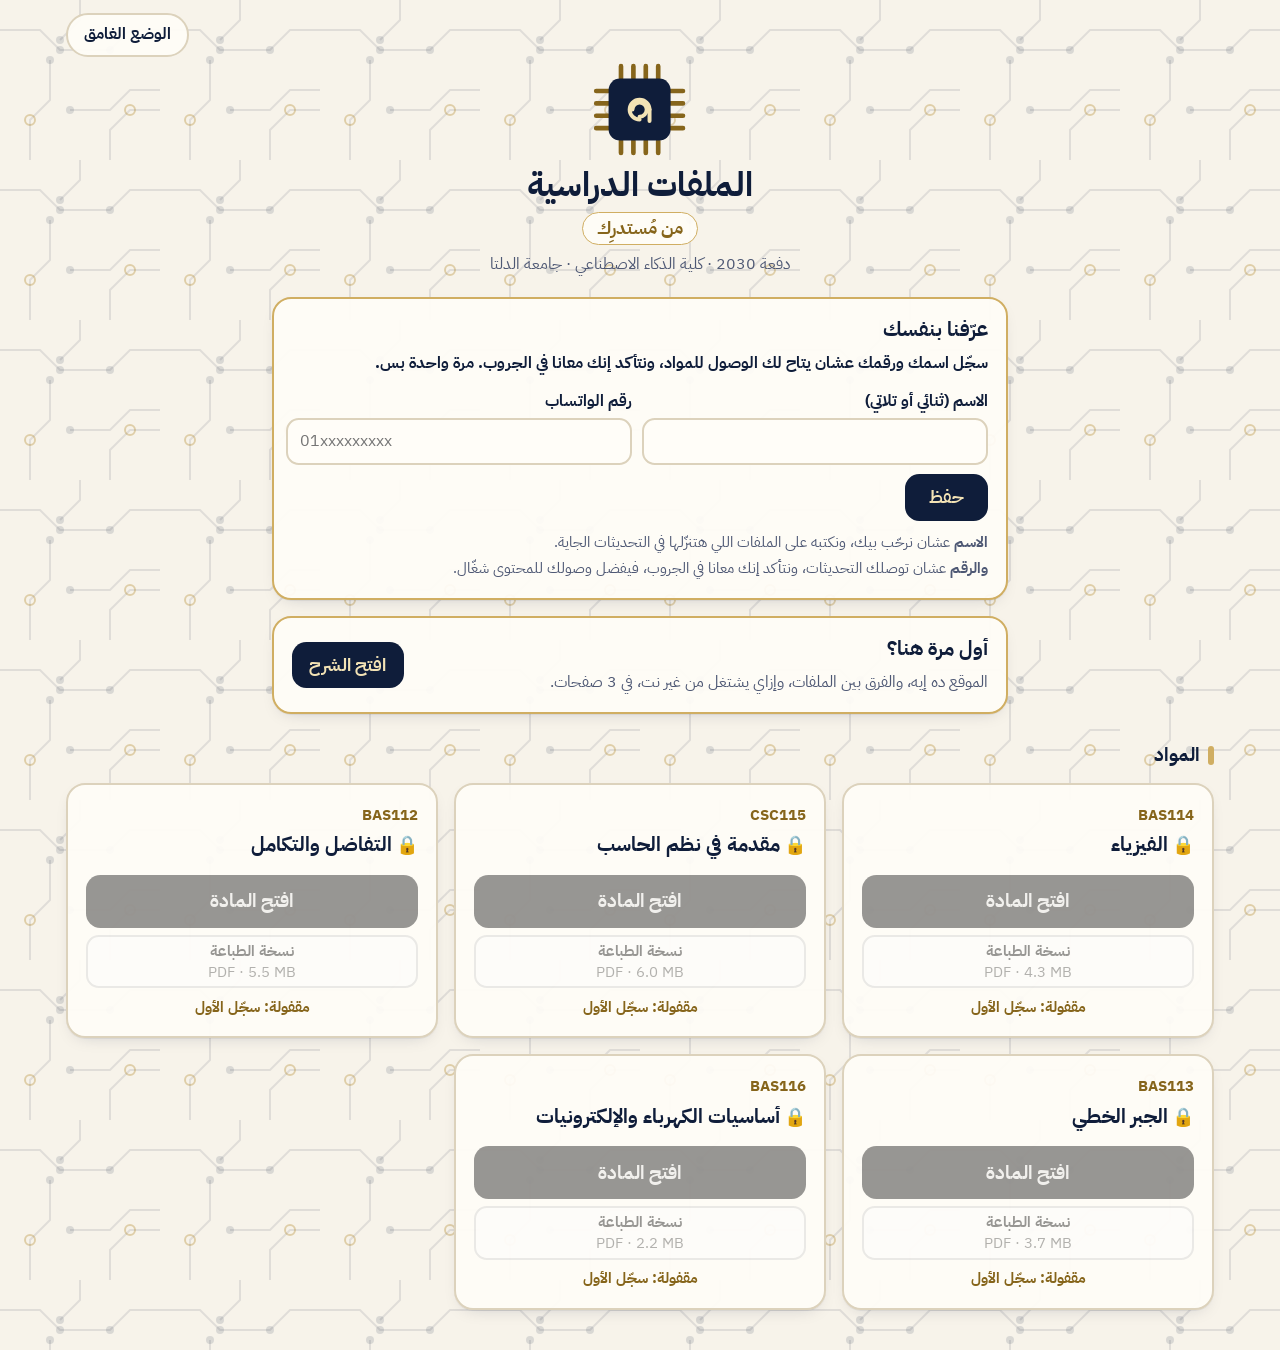
<file: index.html>
<!doctype html>
<html lang="ar" dir="rtl">
<head>
<meta charset="utf-8">
<meta name="viewport" content="width=device-width, initial-scale=1, viewport-fit=cover">
<title>الملفات الدراسية · مُستدرِك</title>
<meta name="description" content="الملفات الدراسية لدفعة 2030، كلية الذكاء الاصطناعي، جامعة الدلتا. من مُستدرِك.">
<meta name="hub-version" content="4">
<link rel="manifest" href="manifest.webmanifest">
<link rel="icon" type="image/png" sizes="192x192" href="icons/icon-192.png">
<link rel="apple-touch-icon" sizes="180x180" href="icons/icon-180.png">
<meta name="apple-mobile-web-app-capable" content="yes">
<meta name="mobile-web-app-capable" content="yes">
<meta name="apple-mobile-web-app-title" content="الملفات الدراسية">
<meta name="apple-mobile-web-app-status-bar-style" content="default">
<meta name="theme-color" content="#F7F3EA" media="(prefers-color-scheme: light)">
<meta name="theme-color" content="#0B1530" media="(prefers-color-scheme: dark)">
<script>try{var t=localStorage.getItem("hub-theme");if(t==="light"||t==="dark")document.documentElement.setAttribute("data-theme",t)}catch(e){}
// البروفايل الإجباري: من غير اسم ورقم، كارت الاسم بس هو اللي ظاهر (والمواد والطباعة مستخبيين)
try{if(!localStorage.getItem("mst-name"))document.documentElement.classList.add("gate")}catch(e){}</script>
<link rel="stylesheet" href="site.css">
</head>
<body>
<div class="wrap">
<div class="top"><button type="button" class="theme" id="theme">الوضع الغامق</button></div>

<header class="hero">
  <svg class="chip" viewBox="0 0 96 96" role="img" aria-label="شعار الملفات الدراسية: ميم مُستدرِك جوّه شريحة"><g class="pins" stroke-width="4.5" stroke-linecap="round"><path d="M30 6v12M42 6v12M54 6v12M66 6v12M30 78v12M42 78v12M54 78v12M66 78v12M6 30h12M6 42h12M6 54h12M6 66h12M78 30h12M78 42h12M78 54h12M78 66h12"/></g><rect class="die" x="18" y="18" width="60" height="60" rx="11"/><g class="meem" transform="translate(26 26) scale(1.375)" fill="none" stroke-width="2.8" stroke-linecap="round" stroke-linejoin="round"><path d="M23 16a7 7 0 1 0-7 7"/><path d="M16 21a5 5 0 1 0-5-5"/><path d="M23 16v8"/></g></svg>
  <h1>الملفات الدراسية</h1>
  <span class="by">من مُستدرِك</span>
  <p class="sub">دفعة 2030 · كلية الذكاء الاصطناعي · جامعة الدلتا</p>
  <p class="hello" id="hello" hidden>أهلاً يا <b id="hello-name"></b> <button type="button" class="linkbtn" id="edit-who">تعديل</button></p>
</header>

<p class="offline" id="offline">✓ الموقع اتحفظ على جهازك، وبيفتح من غير نت. وكل مادة بتتحفظ أول ما تفتحها.</p>

<main>
<section class="card who" id="who" aria-labelledby="who-h" hidden>
  <h2 id="who-h">عرّفنا بنفسك</h2>
  <p class="gate-msg">سجّل اسمك ورقمك عشان يتاح لك الوصول للمواد، ونتأكد إنك معانا في الجروب. مرة واحدة بس.</p>
  <form id="who-form" novalidate>
    <label>الاسم (ثنائي أو تلاتي)<input id="who-name" type="text" autocomplete="name" required></label>
    <label>رقم الواتساب<input id="who-phone" type="tel" inputmode="numeric" autocomplete="tel" dir="ltr" placeholder="01xxxxxxxxx" required></label>
    <p class="err" id="who-err" hidden></p>
    <div class="row"><button type="submit" class="btn">حفظ</button><button type="button" class="btn quiet" id="who-later">إلغاء</button></div>
  </form>
  <p class="fine"><b>الاسم</b> عشان نرحّب بيك، ونكتبه على الملفات اللي هتنزّلها في التحديثات الجاية.<br><b>والرقم</b> عشان توصلك التحديثات، ونتأكد إنك معانا في الجروب، فيفضل وصولك للمحتوى شغّال.</p>
</section>

<section class="card guide" aria-labelledby="g-h">
  <div class="txt"><h2 id="g-h">أول مرة هنا؟</h2><p>الموقع ده إيه، والفرق بين الملفات، وإزاي يشتغل من غير نت، في 3 صفحات.</p></div>
  <a href="guide.html">افتح الشرح</a>
</section>

<h2 class="sec sec-c">المواد</h2>
<div class="courses">
<section class="card course" aria-labelledby="c-bas114" data-course="courses/BAS114_Physics.html">
  <p class="code en">BAS114</p>
  <h3 id="c-bas114">الفيزياء</h3>
  <p class="saved">افتحها مرة بالنت عشان تتحفظ</p>
  <a class="go" href="courses/BAS114_Physics.html" data-stat="bas114">افتح المادة</a>
  <a class="pdf" href="pdfs/BAS114_Physics.pdf" download>نسخة الطباعة<span class="en">PDF · 4.3 MB</span></a>
</section>
<section class="card course" aria-labelledby="c-csc115" data-course="courses/CSC115_ComputerSystems.html">
  <p class="code en">CSC115</p>
  <h3 id="c-csc115">مقدمة في نظم الحاسب</h3>
  <p class="saved">افتحها مرة بالنت عشان تتحفظ</p>
  <a class="go" href="courses/CSC115_ComputerSystems.html" data-stat="csc115">افتح المادة</a>
  <a class="pdf" href="pdfs/CSC115_ComputerSystems.pdf" download>نسخة الطباعة<span class="en">PDF · 6.0 MB</span></a>
</section>
<section class="card course" aria-labelledby="c-bas112" data-course="courses/BAS112_Calculus.html">
  <p class="code en">BAS112</p>
  <h3 id="c-bas112">التفاضل والتكامل</h3>
  <p class="saved">افتحها مرة بالنت عشان تتحفظ</p>
  <a class="go" href="courses/BAS112_Calculus.html" data-stat="bas112">افتح المادة</a>
  <a class="pdf" href="pdfs/BAS112_Calculus.pdf" download>نسخة الطباعة<span class="en">PDF · 5.5 MB</span></a>
</section>
<section class="card course" aria-labelledby="c-bas113" data-course="courses/BAS113_LinearAlgebra.html">
  <p class="code en">BAS113</p>
  <h3 id="c-bas113">الجبر الخطي</h3>
  <p class="saved">افتحها مرة بالنت عشان تتحفظ</p>
  <a class="go" href="courses/BAS113_LinearAlgebra.html" data-stat="bas113">افتح المادة</a>
  <a class="pdf" href="pdfs/BAS113_LinearAlgebra.pdf" download>نسخة الطباعة<span class="en">PDF · 3.7 MB</span></a>
</section>
<section class="card course" aria-labelledby="c-bas116" data-course="courses/BAS116_Electronics.html">
  <p class="code en">BAS116</p>
  <h3 id="c-bas116">أساسيات الكهرباء والإلكترونيات</h3>
  <p class="saved">افتحها مرة بالنت عشان تتحفظ</p>
  <a class="go" href="courses/BAS116_Electronics.html" data-stat="bas116">افتح المادة</a>
  <a class="pdf" href="pdfs/BAS116_Electronics.pdf" download>نسخة الطباعة<span class="en">PDF · 2.2 MB</span></a>
</section>
</div>

<section class="mytime" id="mytime" aria-labelledby="t-h" hidden>
  <div class="th"><h2 class="sec" id="t-h">وقتي</h2><span class="seg"><button type="button" data-range="7" aria-pressed="true">أسبوع</button><button type="button" data-range="30" aria-pressed="false">شهر</button></span></div>
  <div class="tk"><div class="card"><b id="t-today"></b><span>النهاردة</span></div><div class="card"><b id="t-range"></b><span id="t-range-l"></span></div><div class="card"><b id="t-all"></b><span>من الأول</span></div></div>
  <div class="tgrid">
    <div class="card"><h3>كل يوم</h3><div class="tchart" id="t-chart"></div></div>
    <div class="card"><h3>كل مادة</h3><div id="t-per"></div></div>
  </div>
</section>

<h2 class="sec">قبل ما تبدأ</h2>
<div class="how">
<section class="card" aria-labelledby="h-add">
  <h2 id="h-add">ضيف الموقع لشاشة موبايلك</h2>
  <p>بيبقى أيقونة زي أي تطبيق، <b>وبيفتح من غير نت</b>.</p>
  <h3>آيفون (سفاري)</h3>
  <ol>
    <li>افتح الموقع في <b>سفاري</b>، وافتح كل مادة محتاجها مرة بالنت.</li>
    <li>دوس زرار <b>المشاركة</b> (مربع طالع منه سهم). مش لاقيه؟ دوس <b>التلات نقط</b> الأول.</li>
    <li>اختار <b>«إضافة إلى الشاشة الرئيسية»</b>، وبعدها <b>«إضافة»</b>.</li>
  </ol>
  <h3>أندرويد (كروم)</h3>
  <ol>
    <li>افتح الموقع في <b>كروم</b>، وافتح كل مادة محتاجها مرة بالنت.</li>
    <li>دوس <b>التلات نقط</b> اللي فوق.</li>
    <li>اختار <b>«تثبيت التطبيق»</b> أو <b>«إضافة إلى الشاشة الرئيسية»</b>.</li>
  </ol>
  <p class="note">على الآيفون، الأيقونة ليها حفظ لوحدها غير سفاري. اختار واحد وذاكر منه دايماً، والأحسن الأيقونة.</p>
</section>

<section class="card" aria-labelledby="h-move">
  <h2 id="h-move">عندك تقدّم في لينك كلود؟</h2>
  <p>انقل إجاباتك وعلاماتك للموقع في دقيقة:</p>
  <ol>
    <li>افتح المادة من <b>اللينك القديم</b>.</li>
    <li>روح تاب <b>«تقدّمي»</b>، ودوس <b>«صدّر تقدّمي»</b>.</li>
    <li><b>انسخ الكود</b> اللي هيظهر.</li>
    <li>افتح نفس المادة من <b>الموقع ده</b>.</li>
    <li>نفس التاب، دوس <b>«استرجع تقدّمي»</b> والزق الكود.</li>
  </ol>
  <p class="note">وصدّر تقدّمك كل أسبوع وابعته لنفسك، عشان يبقى معاك نسخة احتياطية.</p>
</section>
</div>
</main>

<footer class="credit" aria-labelledby="cr-h">
  <img class="seal" src="icons/seal-ai.webp" width="120" height="120" alt="ختم دفعة 2030: كلية الذكاء الاصطناعي، جامعة الدلتا">
  <h2 id="cr-h">إعداد: نـوح</h2>
  <p>لو لقيت غلط أو عندك اقتراح، كلّمني:</p>
  <div class="socs"><a class="soc wa" href="https://wa.me/201114232172" target="_blank" rel="noopener"><svg viewBox="0 0 24 24" aria-hidden="true"><path d="M12 2.2A9.8 9.8 0 0 0 3.6 17l-1.3 4.8 4.9-1.3A9.8 9.8 0 1 0 12 2.2Z" fill="none" stroke="currentColor" stroke-width="1.8"/><path d="M8.6 7.4c.3-.6.6-.6.9-.6h.6c.2 0 .4.1.5.4l.8 1.9c.1.2 0 .5-.1.7l-.6.7c.6 1.2 1.6 2.2 2.8 2.8l.7-.6c.2-.2.5-.2.7-.1l1.9.8c.3.1.4.3.4.6v.6c0 .4-.1.7-.6.9-1.2.6-3 .3-4.8-1.1a9.7 9.7 0 0 1-3.2-3.9c-.6-1.4-.6-2.4 0-3.1Z" fill="currentColor"/></svg><span>WhatsApp</span></a><a class="soc ig" href="https://www.instagram.com/nooh.m.ibrahim/" target="_blank" rel="noopener"><svg viewBox="0 0 24 24" aria-hidden="true"><rect x="3" y="3" width="18" height="18" rx="5" fill="none" stroke="currentColor" stroke-width="1.9"/><circle cx="12" cy="12" r="4.2" fill="none" stroke="currentColor" stroke-width="1.9"/><circle cx="17.4" cy="6.6" r="1.2" fill="currentColor"/></svg><span>Instagram</span></a><a class="soc fb" href="https://www.facebook.com/profile.php?id=61594278003270" target="_blank" rel="noopener"><svg viewBox="0 0 24 24" aria-hidden="true"><path d="M13.6 21v-7.6h2.6l.4-3h-3V8.5c0-.9.3-1.5 1.5-1.5h1.6V4.3a21 21 0 0 0-2.3-.1c-2.3 0-3.9 1.4-3.9 4v2.2H8v3h2.5V21Z" fill="currentColor"/></svg><span>Facebook</span></a><a class="soc li" href="https://www.linkedin.com/in/nooh-m-ibrahim/" target="_blank" rel="noopener"><svg viewBox="0 0 24 24" aria-hidden="true"><rect x="3" y="3" width="18" height="18" rx="3" fill="none" stroke="currentColor" stroke-width="1.8"/><path d="M7.3 10v7M7.3 7v.01M11 17v-7M11 13c0-1.8 1-3 2.6-3S16.7 11 16.7 13v4" fill="none" stroke="currentColor" stroke-width="2" stroke-linecap="round"/></svg><span>LinkedIn</span></a><a class="soc gh" href="https://github.com/Nooh-Ibrahim" target="_blank" rel="noopener"><svg viewBox="0 0 24 24" aria-hidden="true"><path d="M12 2.5a9.5 9.5 0 0 0-3 18.5c.5.1.7-.2.7-.5v-1.7c-2.6.6-3.2-1.2-3.2-1.2-.4-1.1-1.1-1.4-1.1-1.4-.9-.6.1-.6.1-.6 1 .1 1.5 1 1.5 1 .9 1.5 2.3 1.1 2.9.8.1-.6.3-1.1.6-1.3-2.1-.2-4.3-1-4.3-4.7 0-1 .4-1.9 1-2.6-.1-.2-.4-1.2.1-2.5 0 0 .8-.3 2.6 1a9 9 0 0 1 4.8 0c1.8-1.3 2.6-1 2.6-1 .5 1.3.2 2.3.1 2.5.6.7 1 1.6 1 2.6 0 3.7-2.2 4.5-4.3 4.7.3.3.6.9.6 1.8v2.6c0 .3.2.6.7.5A9.5 9.5 0 0 0 12 2.5Z" fill="currentColor"/></svg><span>GitHub</span></a></div>
  <p class="ver" id="ver">إصدار الموقع: 4</p>
</footer>
</div>

<script>
(function () {
  "use strict";
  var root = document.documentElement, btn = document.getElementById("theme");
  function isDark() {
    var t = root.getAttribute("data-theme");
    return t ? t === "dark" : matchMedia("(prefers-color-scheme: dark)").matches;
  }
  function label() { btn.textContent = isDark() ? "الوضع الفاتح" : "الوضع الغامق"; }
  btn.addEventListener("click", function () {
    var t = isDark() ? "light" : "dark";
    root.setAttribute("data-theme", t);
    try { localStorage.setItem("hub-theme", t); } catch (e) {}
    label();
  });
  matchMedia("(prefers-color-scheme: dark)").addEventListener("change", label);
  label();

  // الشغل من غير نت: الـ Service Worker على الموقع كله.
  if ("serviceWorker" in navigator) {
    navigator.serviceWorker.register("sw.js", { scope: "./" }).catch(function (e) { console.warn("sw:", e); });
    navigator.serviceWorker.ready.then(function () { return check(0); });
  }
  function check(n) {
    // الرسالة بتظهر لما الصفحة الرئيسية تتحفظ، وكل كارت بيقول مادته محفوظة ولا لأ.
    var cards = [].slice.call(document.querySelectorAll("[data-course]"));
    return Promise.all([caches.match("./")].concat(cards.map(function (c) {
      return caches.match(c.getAttribute("data-course"), { ignoreSearch: true }).then(function (r) {
        if (r) { var s = c.querySelector(".saved"); s.textContent = "✓ محفوظة، وبتفتح من غير نت"; s.classList.add("on"); }
      });
    }))).then(function (r) {
      if (r[0]) document.getElementById("offline").classList.add("on");
      else if (n < 20) setTimeout(function () { check(n + 1); }, 1500);
    });
  }
})();
</script>
<script src="stats.js" data-page="home" defer></script>
<script src="me.js" defer></script>
</body>
</html>
</file>
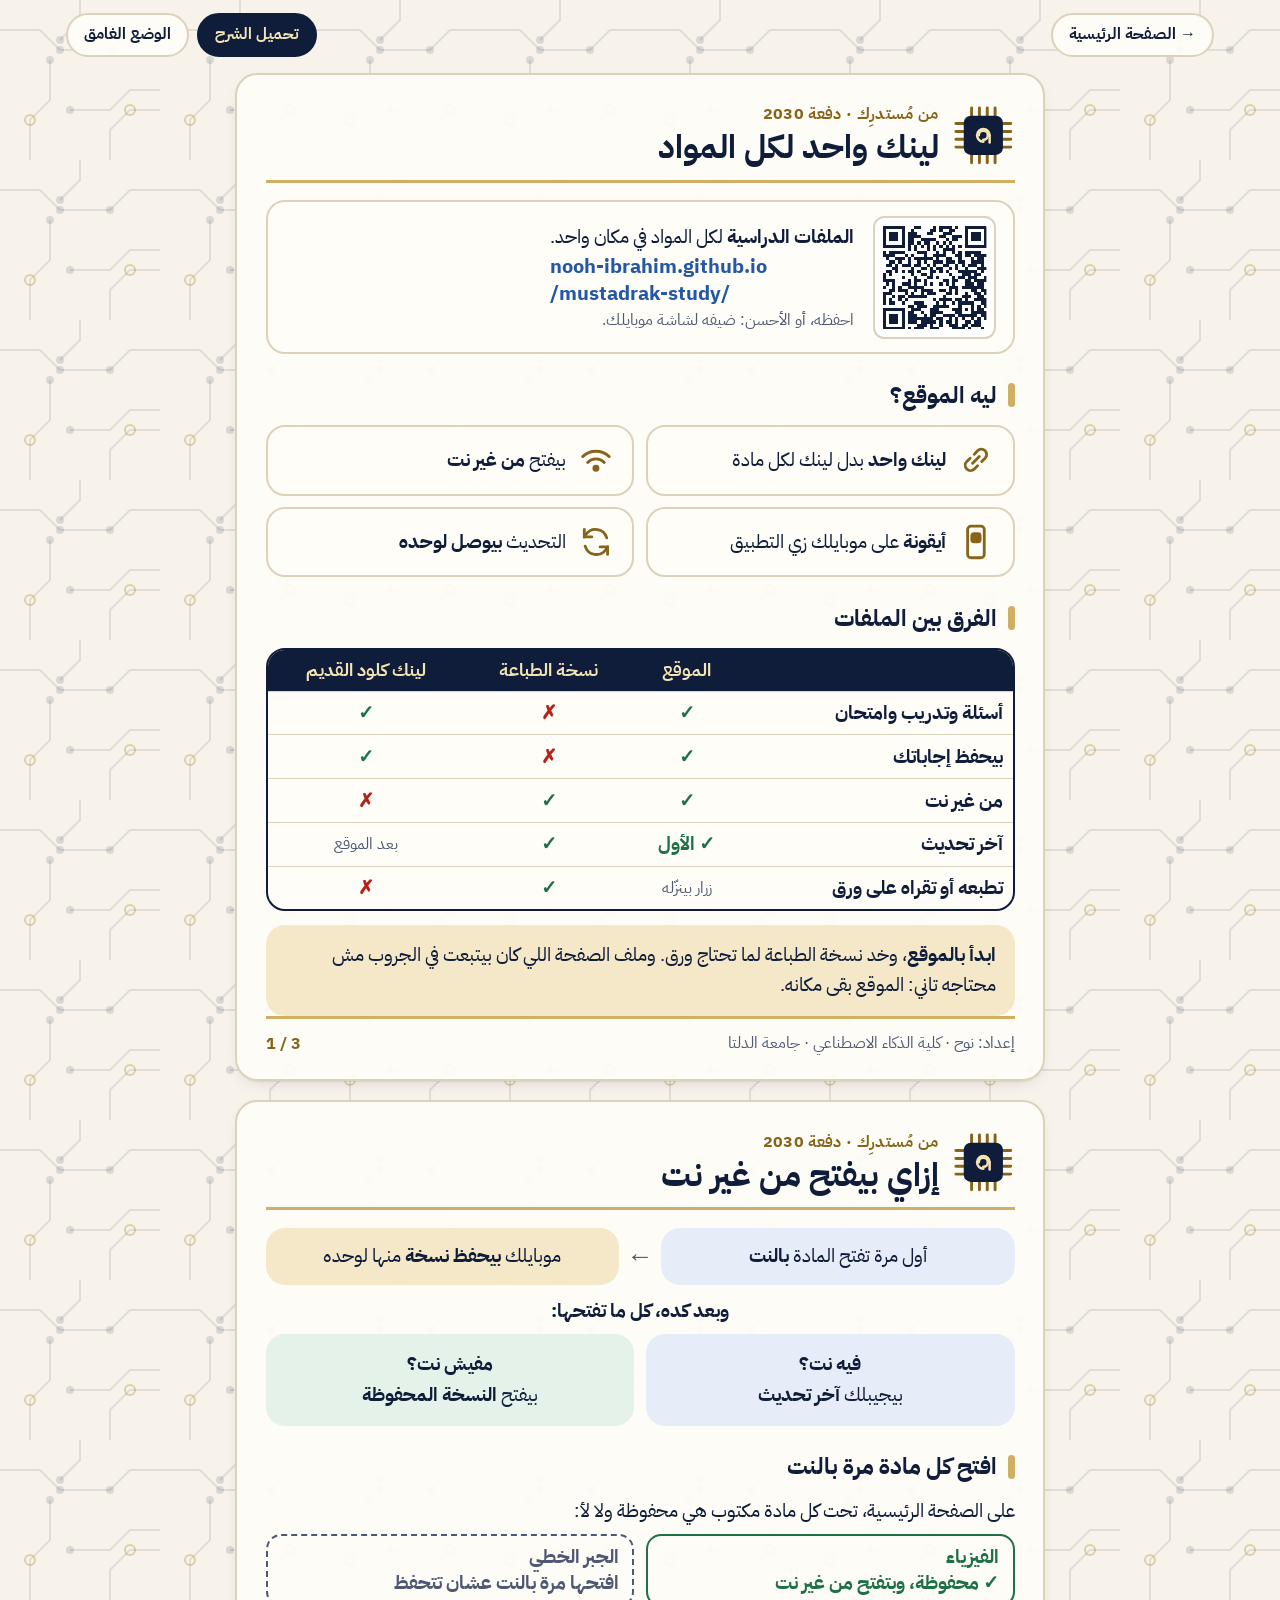
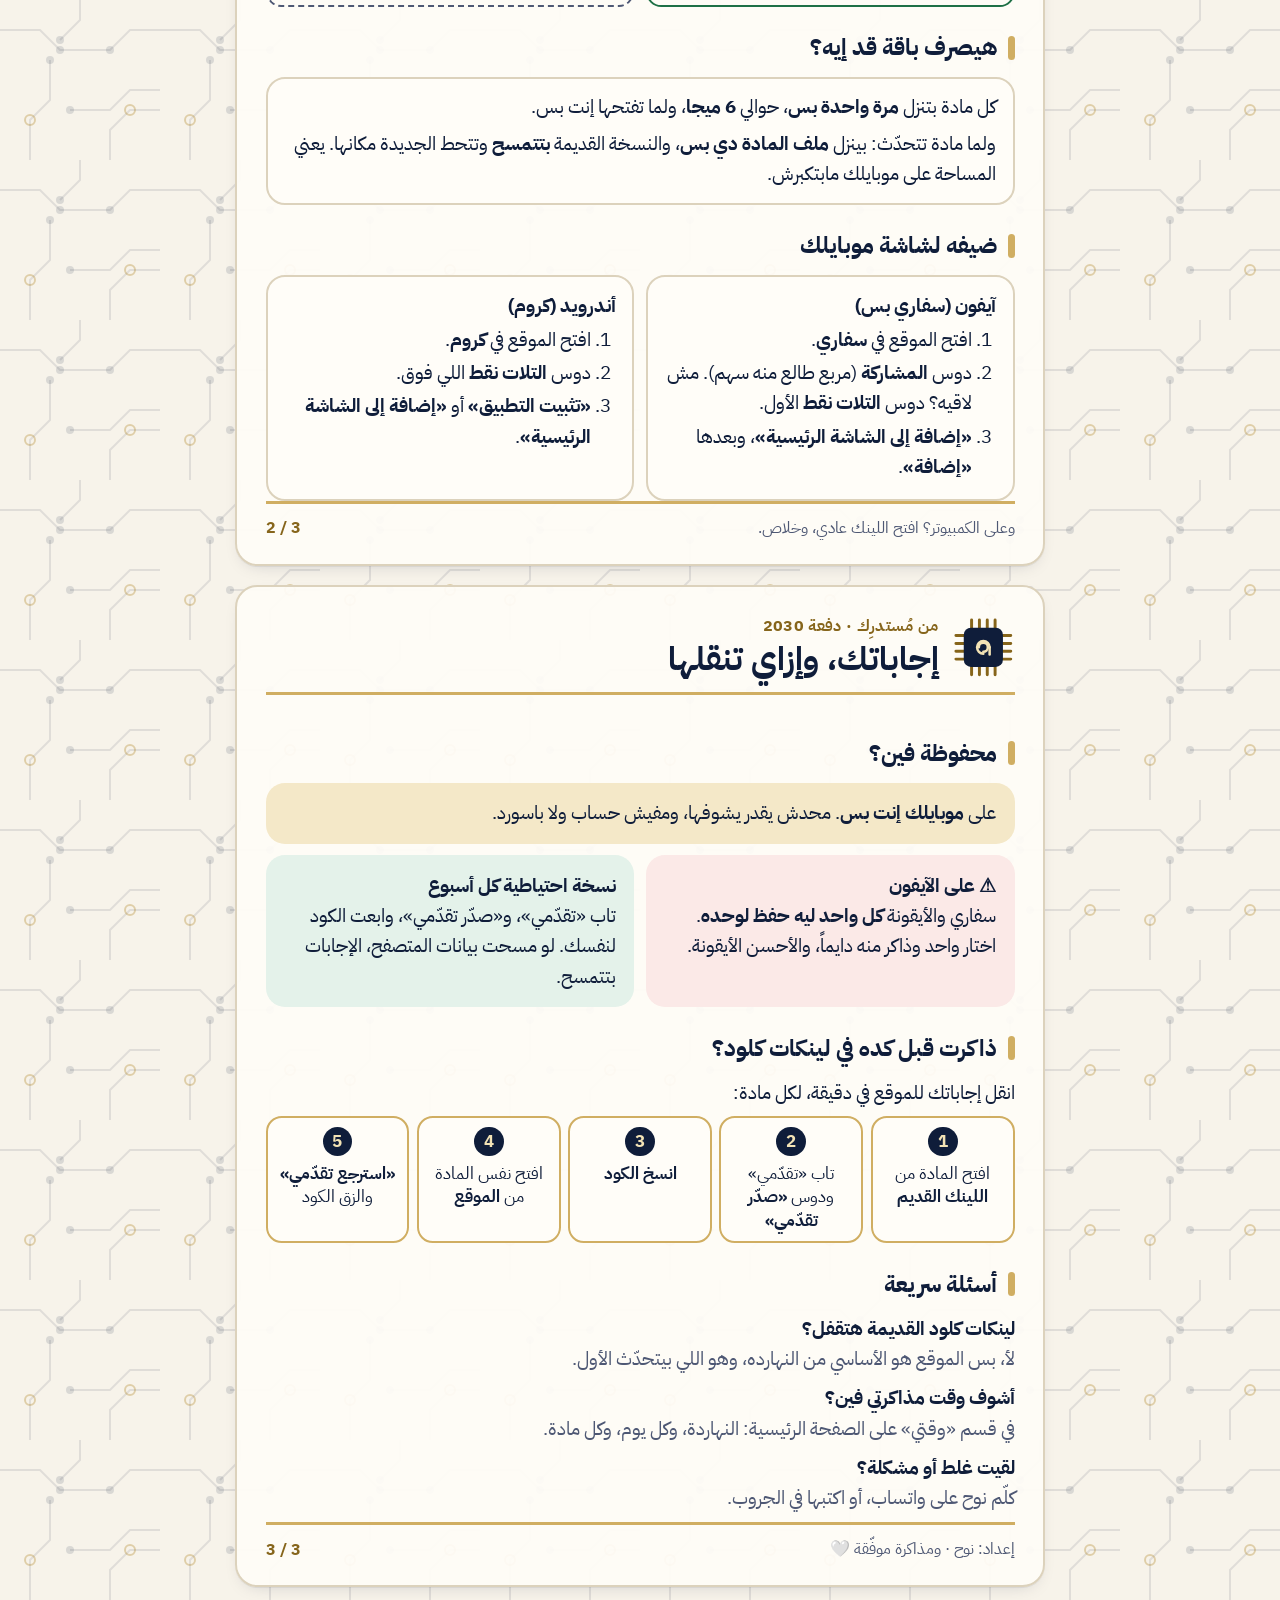
<file: guide.html>
<!doctype html>
<html lang="ar" dir="rtl">
<head>
<meta charset="utf-8">
<meta name="viewport" content="width=device-width, initial-scale=1, viewport-fit=cover">
<title>شرح الموقع · الملفات الدراسية</title>
<meta name="description" content="الموقع ده إيه، والفرق بين الملفات، وإزاي يشتغل من غير نت.">
<link rel="icon" type="image/png" sizes="192x192" href="icons/icon-192.png">
<link rel="apple-touch-icon" sizes="180x180" href="icons/icon-180.png">
<link rel="manifest" href="manifest.webmanifest">
<script>
// ?page=2 = صفحة واحدة بمقاسها (للصور)، و ?print = الكل للـ PDF. الاتنين فاتح دايماً.
(function(){var q=location.search,r=document.documentElement;
  if(/page=|print/.test(q)){r.setAttribute("data-theme","light");r.className="shot"+(/print/.test(q)?" print":"");}
  else{try{var t=localStorage.getItem("hub-theme");if(t==="light"||t==="dark")r.setAttribute("data-theme",t)}catch(e){}}})();
</script>
<link rel="stylesheet" href="site.css">
<style>
/* الصفحة: على الموبايل والكمبيوتر بتتمد عادي، وفي الصور والطباعة مقاسها ثابت 810×1440 */
.pages{display:flex;flex-direction:column;align-items:center;gap:1.2rem}
.page{position:relative;width:100%;max-width:810px;background:var(--glass);border:2px solid var(--rule);border-radius:1.4rem;box-shadow:var(--shadow);
  padding:1.1em 1.1em 1em;font-size:17px;line-height:1.6;display:flex;flex-direction:column}
@media (min-width:600px){.page{font-size:19px;padding:1.4em 1.5em 1.2em}}
.ph{display:flex;align-items:center;gap:.7em;border-bottom:3px solid var(--gold);padding-bottom:.6em;margin-bottom:.9em}
.ph .chip{width:3.3em;height:3.3em;margin:0;flex:none}
.ph .k{font-size:.85em;font-weight:700;color:var(--gold-ink);letter-spacing:.02em}
.ph h1{font-size:1.75em;line-height:1.25}
.h{font-size:1.2em;font-weight:700;margin:1em 0 .5em;display:flex;align-items:center;gap:.45em}
.h::before{content:"";width:.3em;height:1.05em;border-radius:1em;background:var(--gold)}
.box{background:var(--surface);border:2px solid var(--rule);border-radius:1em;padding:.7em .85em}
.grid2{display:grid;grid-template-columns:1fr 1fr;gap:.6em}
.why{display:flex;align-items:center;gap:.55em;line-height:1.35}
.why svg{flex:none;width:2.1em;height:2.1em}
.qrrow{display:flex;align-items:center;gap:1em}
.qr{flex:none;width:6.5em;height:6.5em;color:#0F1D3A;background:#fff;padding:.4em;border-radius:.6em;border:2px solid var(--rule)}
.url{font-weight:700;color:var(--blue);line-height:1.35;font-size:1.05em}
table{width:100%;border-collapse:separate;border-spacing:0;border:2px solid var(--ink);border-radius:1em;overflow:hidden;background:var(--surface)}
th,td{padding:.45em .5em;text-align:center;border-bottom:1.5px solid var(--rule);line-height:1.35}
tr:last-child td{border-bottom:0}
th{background:var(--acc);color:var(--on-acc);font-weight:700;font-size:.95em}
td:first-child{text-align:right;font-weight:700}
.y{color:var(--ok);font-weight:700}.n{color:var(--bad);font-weight:700}.m{color:var(--muted);font-size:.85em}
.flow{display:grid;grid-template-columns:1fr auto 1fr;align-items:center;gap:.4em}
.flow .box{text-align:center;line-height:1.4}
.arrow{color:var(--muted);font-size:1.4em;font-weight:700}
.b-net{background:var(--bluebg);border-color:transparent}.b-save{background:var(--gold-soft);border-color:transparent}.b-ok{background:var(--okbg);border-color:transparent}.b-bad{background:var(--badbg);border-color:transparent}
.state{border-radius:.8em;padding:.4em .7em;font-weight:700;line-height:1.4}
.state.s-ok{border:2px solid var(--ok);color:var(--ok)}.state.s-no{border:2px dashed var(--muted);color:var(--muted)}
ol{margin:.2em 0 0;padding-inline-start:1.3em}ol li{margin:.15em 0}
.steps{display:grid;grid-template-columns:repeat(5,1fr);gap:.4em}
.step{background:var(--surface);border:2px solid var(--gold);border-radius:.9em;padding:.5em .35em;text-align:center;line-height:1.35;font-size:.92em}
.step .num{display:grid;place-items:center;width:1.7em;height:1.7em;border-radius:50%;background:var(--acc);color:var(--on-acc);font-weight:700;margin:0 auto .3em}
@media (max-width:599px){.steps{grid-template-columns:1fr}.step{display:flex;align-items:center;gap:.6em;text-align:right}.step .num{margin:0;flex:none}.flow{grid-template-columns:1fr}.flow .arrow{transform:rotate(-90deg);justify-self:center}.grid2:not(.keep){grid-template-columns:1fr}}
.qa .q{font-weight:700}.qa .a{color:var(--muted);margin-bottom:.45em}
.pf{margin-top:auto;padding-top:.7em;border-top:3px solid var(--gold);display:flex;align-items:center;justify-content:space-between;gap:.6em;font-size:.85em;color:var(--muted)}
.pf .pn{font-weight:700;color:var(--gold-ink)}
.tools{display:flex;gap:.5rem;flex-wrap:wrap;justify-content:space-between;margin-bottom:1rem}
.dl{background:var(--acc);color:var(--on-acc);border-color:var(--acc)}

/* الصور والطباعة */
html.shot body{background:var(--paper) var(--pcb)}
html.shot .wrap{max-width:none;padding:0}
html.shot .tools{display:none}
html.shot .pages{gap:0}
html.shot .page{width:810px;max-width:none;height:1440px;font-size:24.5px;border:0;border-radius:0;box-shadow:none;padding:1.4em 1.5em 1.1em;background:transparent}
html.shot:not(.print) .page{display:none}
html.shot:not(.print) .page.on{display:flex}
html.shot .page>*{flex-shrink:0}
html.shot .steps{grid-template-columns:repeat(5,1fr)}
html.shot .step{display:block;text-align:center}html.shot .step .num{margin:0 auto .3em}
html.shot .flow{grid-template-columns:1fr auto 1fr}html.shot .flow .arrow{transform:none}
html.shot .grid2{grid-template-columns:1fr 1fr}
@page{size:810px 1440px;margin:0}
@media print{html,body{background:var(--paper) var(--pcb)!important;-webkit-print-color-adjust:exact;print-color-adjust:exact}.page{break-after:page}}
</style>
</head>
<body>
<div class="wrap">
<div class="tools">
  <a class="pill-btn" href="./">→ الصفحة الرئيسية</a>
  <span style="display:flex;gap:.5rem;flex-wrap:wrap">
    <a class="pill-btn dl" href="guide.pdf" download="شرح_الملفات_الدراسية.pdf">تحميل الشرح</a>
    <button type="button" class="theme" id="theme">الوضع الغامق</button>
  </span>
</div>

<div class="pages">

<!-- ١ -->
<section class="page" id="p1">
  <header class="ph"><svg class="chip" viewBox="0 0 96 96" aria-hidden="true"><g class="pins" stroke-width="4.5" stroke-linecap="round"><path d="M30 6v12M42 6v12M54 6v12M66 6v12M30 78v12M42 78v12M54 78v12M66 78v12M6 30h12M6 42h12M6 54h12M6 66h12M78 30h12M78 42h12M78 54h12M78 66h12"/></g><rect class="die" x="18" y="18" width="60" height="60" rx="11"/><g class="meem" transform="translate(26 26) scale(1.375)" fill="none" stroke-width="2.8" stroke-linecap="round" stroke-linejoin="round"><path d="M23 16a7 7 0 1 0-7 7"/><path d="M16 21a5 5 0 1 0-5-5"/><path d="M23 16v8"/></g></svg><div><p class="k">من مُستدرِك · دفعة 2030</p><h1>لينك واحد لكل المواد</h1></div></header>

  <div class="box qrrow">
    <svg class="qr" viewBox="0 0 33 33" shape-rendering="crispEdges" role="img" aria-label="كود QR للينك الموقع"><path fill="currentColor" d="M0,0h1v1h-1zM1,0h1v1h-1zM2,0h1v1h-1zM3,0h1v1h-1zM4,0h1v1h-1zM5,0h1v1h-1zM6,0h1v1h-1zM10,0h1v1h-1zM11,0h1v1h-1zM16,0h1v1h-1zM18,0h1v1h-1zM19,0h1v1h-1zM20,0h1v1h-1zM21,0h1v1h-1zM23,0h1v1h-1zM26,0h1v1h-1zM27,0h1v1h-1zM28,0h1v1h-1zM29,0h1v1h-1zM30,0h1v1h-1zM31,0h1v1h-1zM32,0h1v1h-1zM0,1h1v1h-1zM6,1h1v1h-1zM9,1h1v1h-1zM15,1h1v1h-1zM16,1h1v1h-1zM18,1h1v1h-1zM21,1h1v1h-1zM22,1h1v1h-1zM26,1h1v1h-1zM32,1h1v1h-1zM0,2h1v1h-1zM2,2h1v1h-1zM3,2h1v1h-1zM4,2h1v1h-1zM6,2h1v1h-1zM8,2h1v1h-1zM9,2h1v1h-1zM10,2h1v1h-1zM14,2h1v1h-1zM15,2h1v1h-1zM19,2h1v1h-1zM20,2h1v1h-1zM21,2h1v1h-1zM26,2h1v1h-1zM28,2h1v1h-1zM29,2h1v1h-1zM30,2h1v1h-1zM32,2h1v1h-1zM0,3h1v1h-1zM2,3h1v1h-1zM3,3h1v1h-1zM4,3h1v1h-1zM6,3h1v1h-1zM8,3h1v1h-1zM9,3h1v1h-1zM10,3h1v1h-1zM11,3h1v1h-1zM18,3h1v1h-1zM19,3h1v1h-1zM22,3h1v1h-1zM23,3h1v1h-1zM24,3h1v1h-1zM26,3h1v1h-1zM28,3h1v1h-1zM29,3h1v1h-1zM30,3h1v1h-1zM32,3h1v1h-1zM0,4h1v1h-1zM2,4h1v1h-1zM3,4h1v1h-1zM4,4h1v1h-1zM6,4h1v1h-1zM8,4h1v1h-1zM9,4h1v1h-1zM12,4h1v1h-1zM13,4h1v1h-1zM14,4h1v1h-1zM15,4h1v1h-1zM16,4h1v1h-1zM20,4h1v1h-1zM22,4h1v1h-1zM23,4h1v1h-1zM26,4h1v1h-1zM28,4h1v1h-1zM29,4h1v1h-1zM30,4h1v1h-1zM32,4h1v1h-1zM0,5h1v1h-1zM6,5h1v1h-1zM8,5h1v1h-1zM9,5h1v1h-1zM11,5h1v1h-1zM13,5h1v1h-1zM14,5h1v1h-1zM17,5h1v1h-1zM19,5h1v1h-1zM21,5h1v1h-1zM26,5h1v1h-1zM32,5h1v1h-1zM0,6h1v1h-1zM1,6h1v1h-1zM2,6h1v1h-1zM3,6h1v1h-1zM4,6h1v1h-1zM5,6h1v1h-1zM6,6h1v1h-1zM8,6h1v1h-1zM10,6h1v1h-1zM12,6h1v1h-1zM14,6h1v1h-1zM16,6h1v1h-1zM18,6h1v1h-1zM20,6h1v1h-1zM22,6h1v1h-1zM24,6h1v1h-1zM26,6h1v1h-1zM27,6h1v1h-1zM28,6h1v1h-1zM29,6h1v1h-1zM30,6h1v1h-1zM31,6h1v1h-1zM32,6h1v1h-1zM8,7h1v1h-1zM10,7h1v1h-1zM14,7h1v1h-1zM16,7h1v1h-1zM19,7h1v1h-1zM20,7h1v1h-1zM21,7h1v1h-1zM22,7h1v1h-1zM0,8h1v1h-1zM2,8h1v1h-1zM3,8h1v1h-1zM4,8h1v1h-1zM5,8h1v1h-1zM6,8h1v1h-1zM11,8h1v1h-1zM12,8h1v1h-1zM13,8h1v1h-1zM17,8h1v1h-1zM19,8h1v1h-1zM22,8h1v1h-1zM24,8h1v1h-1zM26,8h1v1h-1zM27,8h1v1h-1zM28,8h1v1h-1zM29,8h1v1h-1zM30,8h1v1h-1zM0,9h1v1h-1zM1,9h1v1h-1zM2,9h1v1h-1zM3,9h1v1h-1zM7,9h1v1h-1zM9,9h1v1h-1zM13,9h1v1h-1zM16,9h1v1h-1zM17,9h1v1h-1zM18,9h1v1h-1zM19,9h1v1h-1zM23,9h1v1h-1zM24,9h1v1h-1zM26,9h1v1h-1zM27,9h1v1h-1zM29,9h1v1h-1zM30,9h1v1h-1zM31,9h1v1h-1zM32,9h1v1h-1zM1,10h1v1h-1zM4,10h1v1h-1zM5,10h1v1h-1zM6,10h1v1h-1zM8,10h1v1h-1zM10,10h1v1h-1zM11,10h1v1h-1zM12,10h1v1h-1zM13,10h1v1h-1zM14,10h1v1h-1zM15,10h1v1h-1zM17,10h1v1h-1zM20,10h1v1h-1zM21,10h1v1h-1zM24,10h1v1h-1zM28,10h1v1h-1zM30,10h1v1h-1zM31,10h1v1h-1zM2,11h1v1h-1zM3,11h1v1h-1zM5,11h1v1h-1zM8,11h1v1h-1zM11,11h1v1h-1zM13,11h1v1h-1zM16,11h1v1h-1zM17,11h1v1h-1zM18,11h1v1h-1zM20,11h1v1h-1zM21,11h1v1h-1zM22,11h1v1h-1zM24,11h1v1h-1zM25,11h1v1h-1zM28,11h1v1h-1zM29,11h1v1h-1zM30,11h1v1h-1zM31,11h1v1h-1zM1,12h1v1h-1zM2,12h1v1h-1zM4,12h1v1h-1zM6,12h1v1h-1zM7,12h1v1h-1zM8,12h1v1h-1zM10,12h1v1h-1zM11,12h1v1h-1zM14,12h1v1h-1zM16,12h1v1h-1zM19,12h1v1h-1zM20,12h1v1h-1zM23,12h1v1h-1zM25,12h1v1h-1zM27,12h1v1h-1zM28,12h1v1h-1zM29,12h1v1h-1zM31,12h1v1h-1zM3,13h1v1h-1zM4,13h1v1h-1zM9,13h1v1h-1zM12,13h1v1h-1zM13,13h1v1h-1zM15,13h1v1h-1zM17,13h1v1h-1zM18,13h1v1h-1zM21,13h1v1h-1zM23,13h1v1h-1zM26,13h1v1h-1zM30,13h1v1h-1zM31,13h1v1h-1zM32,13h1v1h-1zM1,14h1v1h-1zM2,14h1v1h-1zM4,14h1v1h-1zM6,14h1v1h-1zM8,14h1v1h-1zM9,14h1v1h-1zM11,14h1v1h-1zM15,14h1v1h-1zM16,14h1v1h-1zM18,14h1v1h-1zM20,14h1v1h-1zM24,14h1v1h-1zM25,14h1v1h-1zM26,14h1v1h-1zM27,14h1v1h-1zM28,14h1v1h-1zM29,14h1v1h-1zM31,14h1v1h-1zM0,15h1v1h-1zM2,15h1v1h-1zM9,15h1v1h-1zM12,15h1v1h-1zM13,15h1v1h-1zM15,15h1v1h-1zM21,15h1v1h-1zM25,15h1v1h-1zM26,15h1v1h-1zM27,15h1v1h-1zM29,15h1v1h-1zM30,15h1v1h-1zM0,16h1v1h-1zM6,16h1v1h-1zM10,16h1v1h-1zM14,16h1v1h-1zM15,16h1v1h-1zM17,16h1v1h-1zM22,16h1v1h-1zM24,16h1v1h-1zM25,16h1v1h-1zM27,16h1v1h-1zM28,16h1v1h-1zM29,16h1v1h-1zM32,16h1v1h-1zM0,17h1v1h-1zM1,17h1v1h-1zM2,17h1v1h-1zM3,17h1v1h-1zM8,17h1v1h-1zM10,17h1v1h-1zM11,17h1v1h-1zM13,17h1v1h-1zM19,17h1v1h-1zM20,17h1v1h-1zM22,17h1v1h-1zM23,17h1v1h-1zM26,17h1v1h-1zM27,17h1v1h-1zM29,17h1v1h-1zM30,17h1v1h-1zM31,17h1v1h-1zM32,17h1v1h-1zM1,18h1v1h-1zM3,18h1v1h-1zM6,18h1v1h-1zM7,18h1v1h-1zM8,18h1v1h-1zM10,18h1v1h-1zM13,18h1v1h-1zM15,18h1v1h-1zM18,18h1v1h-1zM20,18h1v1h-1zM22,18h1v1h-1zM26,18h1v1h-1zM27,18h1v1h-1zM28,18h1v1h-1zM30,18h1v1h-1zM31,18h1v1h-1zM0,19h1v1h-1zM3,19h1v1h-1zM5,19h1v1h-1zM8,19h1v1h-1zM9,19h1v1h-1zM10,19h1v1h-1zM11,19h1v1h-1zM12,19h1v1h-1zM21,19h1v1h-1zM22,19h1v1h-1zM23,19h1v1h-1zM25,19h1v1h-1zM26,19h1v1h-1zM27,19h1v1h-1zM28,19h1v1h-1zM29,19h1v1h-1zM30,19h1v1h-1zM31,19h1v1h-1zM2,20h1v1h-1zM3,20h1v1h-1zM5,20h1v1h-1zM6,20h1v1h-1zM7,20h1v1h-1zM10,20h1v1h-1zM12,20h1v1h-1zM13,20h1v1h-1zM14,20h1v1h-1zM15,20h1v1h-1zM18,20h1v1h-1zM19,20h1v1h-1zM21,20h1v1h-1zM23,20h1v1h-1zM28,20h1v1h-1zM29,20h1v1h-1zM31,20h1v1h-1zM32,20h1v1h-1zM0,21h1v1h-1zM1,21h1v1h-1zM2,21h1v1h-1zM7,21h1v1h-1zM9,21h1v1h-1zM12,21h1v1h-1zM14,21h1v1h-1zM15,21h1v1h-1zM16,21h1v1h-1zM20,21h1v1h-1zM21,21h1v1h-1zM23,21h1v1h-1zM26,21h1v1h-1zM29,21h1v1h-1zM30,21h1v1h-1zM32,21h1v1h-1zM0,22h1v1h-1zM3,22h1v1h-1zM5,22h1v1h-1zM6,22h1v1h-1zM8,22h1v1h-1zM9,22h1v1h-1zM10,22h1v1h-1zM11,22h1v1h-1zM12,22h1v1h-1zM13,22h1v1h-1zM19,22h1v1h-1zM25,22h1v1h-1zM26,22h1v1h-1zM27,22h1v1h-1zM30,22h1v1h-1zM31,22h1v1h-1zM0,23h1v1h-1zM2,23h1v1h-1zM5,23h1v1h-1zM7,23h1v1h-1zM16,23h1v1h-1zM18,23h1v1h-1zM19,23h1v1h-1zM20,23h1v1h-1zM21,23h1v1h-1zM23,23h1v1h-1zM24,23h1v1h-1zM26,23h1v1h-1zM29,23h1v1h-1zM30,23h1v1h-1zM31,23h1v1h-1zM32,23h1v1h-1zM0,24h1v1h-1zM2,24h1v1h-1zM3,24h1v1h-1zM6,24h1v1h-1zM10,24h1v1h-1zM11,24h1v1h-1zM12,24h1v1h-1zM17,24h1v1h-1zM19,24h1v1h-1zM22,24h1v1h-1zM24,24h1v1h-1zM25,24h1v1h-1zM26,24h1v1h-1zM27,24h1v1h-1zM28,24h1v1h-1zM31,24h1v1h-1zM32,24h1v1h-1zM8,25h1v1h-1zM9,25h1v1h-1zM11,25h1v1h-1zM12,25h1v1h-1zM13,25h1v1h-1zM16,25h1v1h-1zM17,25h1v1h-1zM18,25h1v1h-1zM19,25h1v1h-1zM20,25h1v1h-1zM24,25h1v1h-1zM28,25h1v1h-1zM30,25h1v1h-1zM32,25h1v1h-1zM0,26h1v1h-1zM1,26h1v1h-1zM2,26h1v1h-1zM3,26h1v1h-1zM4,26h1v1h-1zM5,26h1v1h-1zM6,26h1v1h-1zM9,26h1v1h-1zM10,26h1v1h-1zM11,26h1v1h-1zM15,26h1v1h-1zM16,26h1v1h-1zM17,26h1v1h-1zM22,26h1v1h-1zM23,26h1v1h-1zM24,26h1v1h-1zM26,26h1v1h-1zM28,26h1v1h-1zM30,26h1v1h-1zM31,26h1v1h-1zM0,27h1v1h-1zM6,27h1v1h-1zM8,27h1v1h-1zM9,27h1v1h-1zM12,27h1v1h-1zM15,27h1v1h-1zM16,27h1v1h-1zM17,27h1v1h-1zM18,27h1v1h-1zM23,27h1v1h-1zM24,27h1v1h-1zM28,27h1v1h-1zM29,27h1v1h-1zM30,27h1v1h-1zM31,27h1v1h-1zM32,27h1v1h-1zM0,28h1v1h-1zM2,28h1v1h-1zM3,28h1v1h-1zM4,28h1v1h-1zM6,28h1v1h-1zM8,28h1v1h-1zM9,28h1v1h-1zM10,28h1v1h-1zM13,28h1v1h-1zM15,28h1v1h-1zM16,28h1v1h-1zM19,28h1v1h-1zM20,28h1v1h-1zM21,28h1v1h-1zM22,28h1v1h-1zM24,28h1v1h-1zM25,28h1v1h-1zM26,28h1v1h-1zM27,28h1v1h-1zM28,28h1v1h-1zM29,28h1v1h-1zM31,28h1v1h-1zM32,28h1v1h-1zM0,29h1v1h-1zM2,29h1v1h-1zM3,29h1v1h-1zM4,29h1v1h-1zM6,29h1v1h-1zM8,29h1v1h-1zM9,29h1v1h-1zM10,29h1v1h-1zM11,29h1v1h-1zM12,29h1v1h-1zM13,29h1v1h-1zM14,29h1v1h-1zM15,29h1v1h-1zM17,29h1v1h-1zM18,29h1v1h-1zM21,29h1v1h-1zM23,29h1v1h-1zM25,29h1v1h-1zM28,29h1v1h-1zM30,29h1v1h-1zM32,29h1v1h-1zM0,30h1v1h-1zM2,30h1v1h-1zM3,30h1v1h-1zM4,30h1v1h-1zM6,30h1v1h-1zM8,30h1v1h-1zM9,30h1v1h-1zM10,30h1v1h-1zM12,30h1v1h-1zM13,30h1v1h-1zM14,30h1v1h-1zM15,30h1v1h-1zM16,30h1v1h-1zM18,30h1v1h-1zM20,30h1v1h-1zM21,30h1v1h-1zM23,30h1v1h-1zM26,30h1v1h-1zM27,30h1v1h-1zM29,30h1v1h-1zM30,30h1v1h-1zM0,31h1v1h-1zM6,31h1v1h-1zM11,31h1v1h-1zM12,31h1v1h-1zM13,31h1v1h-1zM15,31h1v1h-1zM18,31h1v1h-1zM21,31h1v1h-1zM22,31h1v1h-1zM23,31h1v1h-1zM25,31h1v1h-1zM26,31h1v1h-1zM28,31h1v1h-1zM29,31h1v1h-1zM30,31h1v1h-1zM0,32h1v1h-1zM1,32h1v1h-1zM2,32h1v1h-1zM3,32h1v1h-1zM4,32h1v1h-1zM5,32h1v1h-1zM6,32h1v1h-1zM8,32h1v1h-1zM10,32h1v1h-1zM11,32h1v1h-1zM12,32h1v1h-1zM15,32h1v1h-1zM16,32h1v1h-1zM17,32h1v1h-1zM22,32h1v1h-1zM23,32h1v1h-1zM24,32h1v1h-1zM25,32h1v1h-1zM27,32h1v1h-1zM31,32h1v1h-1z"/></svg>
    <div><p><b>الملفات الدراسية</b> لكل المواد في مكان واحد.</p><span class="url en">nooh-ibrahim.github.io<br>/mustadrak-study/</span><p class="m">احفظه، أو الأحسن: ضيفه لشاشة موبايلك.</p></div>
  </div>

  <p class="h">ليه الموقع؟</p>
  <div class="grid2 keep">
    <div class="box why"><svg viewBox="0 0 48 48" fill="none" stroke="var(--gold-ink)" stroke-width="3.4" stroke-linecap="round"><path d="M20 28l8-8"/><path d="M17 22l-4 4a6 6 0 0 0 9 9l4-4"/><path d="M31 26l4-4a6 6 0 0 0-9-9l-4 4"/></svg><span><b>لينك واحد</b> بدل لينك لكل مادة</span></div>
    <div class="box why"><svg viewBox="0 0 48 48" fill="none" stroke="var(--gold-ink)" stroke-width="3.4" stroke-linecap="round"><path d="M8 20a23 23 0 0 1 32 0"/><path d="M14 27a14 14 0 0 1 20 0"/><circle cx="24" cy="34" r="2.5" fill="var(--gold-ink)"/></svg><span>بيفتح <b>من غير نت</b></span></div>
    <div class="box why"><svg viewBox="0 0 48 48" fill="none" stroke="var(--gold-ink)" stroke-width="3.4"><rect x="14" y="5" width="20" height="38" rx="4"/><rect x="19" y="14" width="10" height="10" rx="2.5" fill="var(--gold-ink)"/></svg><span><b>أيقونة</b> على موبايلك زي التطبيق</span></div>
    <div class="box why"><svg viewBox="0 0 48 48" fill="none" stroke="var(--gold-ink)" stroke-width="3.4" stroke-linecap="round"><path d="M37 19a14 14 0 0 0-25-4l-2 3"/><path d="M10 9v9h9"/><path d="M11 29a14 14 0 0 0 25 4l2-3"/><path d="M38 39v-9h-9"/></svg><span>التحديث <b>بيوصل لوحده</b></span></div>
  </div>

  <p class="h">الفرق بين الملفات</p>
  <table>
    <tr><th></th><th>الموقع</th><th>نسخة الطباعة</th><th>لينك كلود القديم</th></tr>
    <tr><td>أسئلة وتدريب وامتحان</td><td class="y">✓</td><td class="n">✗</td><td class="y">✓</td></tr>
    <tr><td>بيحفظ إجاباتك</td><td class="y">✓</td><td class="n">✗</td><td class="y">✓</td></tr>
    <tr><td>من غير نت</td><td class="y">✓</td><td class="y">✓</td><td class="n">✗</td></tr>
    <tr><td>آخر تحديث</td><td class="y">✓ الأول</td><td class="y">✓</td><td class="m">بعد الموقع</td></tr>
    <tr><td>تطبعه أو تقراه على ورق</td><td class="m">زرار بينزّله</td><td class="y">✓</td><td class="n">✗</td></tr>
  </table>
  <div class="box b-save" style="margin-top:.7em"><b>ابدأ بالموقع</b>، وخد نسخة الطباعة لما تحتاج ورق. وملف الصفحة اللي كان بيتبعت في الجروب مش محتاجه تاني: الموقع بقى مكانه.</div>

  <footer class="pf"><span>إعداد: نوح · كلية الذكاء الاصطناعي · جامعة الدلتا</span><span class="pn en">1 / 3</span></footer>
</section>

<!-- ٢ -->
<section class="page" id="p2">
  <header class="ph"><svg class="chip" viewBox="0 0 96 96" aria-hidden="true"><g class="pins" stroke-width="4.5" stroke-linecap="round"><path d="M30 6v12M42 6v12M54 6v12M66 6v12M30 78v12M42 78v12M54 78v12M66 78v12M6 30h12M6 42h12M6 54h12M6 66h12M78 30h12M78 42h12M78 54h12M78 66h12"/></g><rect class="die" x="18" y="18" width="60" height="60" rx="11"/><g class="meem" transform="translate(26 26) scale(1.375)" fill="none" stroke-width="2.8" stroke-linecap="round" stroke-linejoin="round"><path d="M23 16a7 7 0 1 0-7 7"/><path d="M16 21a5 5 0 1 0-5-5"/><path d="M23 16v8"/></g></svg><div><p class="k">من مُستدرِك · دفعة 2030</p><h1>إزاي بيفتح من غير نت</h1></div></header>

  <div class="flow">
    <div class="box b-net">أول مرة تفتح المادة <b>بالنت</b></div><span class="arrow">←</span><div class="box b-save">موبايلك <b>بيحفظ نسخة</b> منها لوحده</div>
  </div>
  <p style="text-align:center;font-weight:700;margin:.6em 0 .4em">وبعد كده، كل ما تفتحها:</p>
  <div class="grid2 keep">
    <div class="box b-net" style="text-align:center"><b>فيه نت؟</b><br>بيجيبلك <b>آخر تحديث</b></div>
    <div class="box b-ok" style="text-align:center"><b>مفيش نت؟</b><br>بيفتح <b>النسخة المحفوظة</b></div>
  </div>

  <p class="h">افتح كل مادة مرة بالنت</p>
  <p>على الصفحة الرئيسية، تحت كل مادة مكتوب هي محفوظة ولا لأ:</p>
  <div class="grid2" style="margin-top:.4em">
    <div class="state s-ok">الفيزياء<br>✓ محفوظة، وبتفتح من غير نت</div>
    <div class="state s-no">الجبر الخطي<br>افتحها مرة بالنت عشان تتحفظ</div>
  </div>

  <p class="h">هيصرف باقة قد إيه؟</p>
  <div class="box">
    <p>كل مادة بتنزل <b>مرة واحدة بس</b>، حوالي <b>6 ميجا</b>، ولما تفتحها إنت بس.</p>
    <p style="margin-top:.3em">ولما مادة تتحدّث: بينزل <b>ملف المادة دي بس</b>، والنسخة القديمة <b>بتتمسح</b> وتتحط الجديدة مكانها. يعني المساحة على موبايلك مابتكبرش.</p>
  </div>

  <p class="h">ضيفه لشاشة موبايلك</p>
  <div class="grid2">
    <div class="box"><b>آيفون (سفاري بس)</b>
      <ol><li>افتح الموقع في <b>سفاري</b>.</li><li>دوس <b>المشاركة</b> (مربع طالع منه سهم). مش لاقيه؟ دوس <b>التلات نقط</b> الأول.</li><li><b>«إضافة إلى الشاشة الرئيسية»</b>، وبعدها <b>«إضافة»</b>.</li></ol></div>
    <div class="box"><b>أندرويد (كروم)</b>
      <ol><li>افتح الموقع في <b>كروم</b>.</li><li>دوس <b>التلات نقط</b> اللي فوق.</li><li><b>«تثبيت التطبيق»</b> أو <b>«إضافة إلى الشاشة الرئيسية»</b>.</li></ol></div>
  </div>

  <footer class="pf"><span>وعلى الكمبيوتر؟ افتح اللينك عادي، وخلاص.</span><span class="pn en">2 / 3</span></footer>
</section>

<!-- ٣ -->
<section class="page" id="p3">
  <header class="ph"><svg class="chip" viewBox="0 0 96 96" aria-hidden="true"><g class="pins" stroke-width="4.5" stroke-linecap="round"><path d="M30 6v12M42 6v12M54 6v12M66 6v12M30 78v12M42 78v12M54 78v12M66 78v12M6 30h12M6 42h12M6 54h12M6 66h12M78 30h12M78 42h12M78 54h12M78 66h12"/></g><rect class="die" x="18" y="18" width="60" height="60" rx="11"/><g class="meem" transform="translate(26 26) scale(1.375)" fill="none" stroke-width="2.8" stroke-linecap="round" stroke-linejoin="round"><path d="M23 16a7 7 0 1 0-7 7"/><path d="M16 21a5 5 0 1 0-5-5"/><path d="M23 16v8"/></g></svg><div><p class="k">من مُستدرِك · دفعة 2030</p><h1>إجاباتك، وإزاي تنقلها</h1></div></header>

  <p class="h">محفوظة فين؟</p>
  <div class="box b-save">على <b>موبايلك إنت بس</b>. محدش يقدر يشوفها، ومفيش حساب ولا باسورد.</div>
  <div class="grid2" style="margin-top:.6em">
    <div class="box b-bad"><b>⚠ على الآيفون</b><br>سفاري والأيقونة <b>كل واحد ليه حفظ لوحده</b>. اختار واحد وذاكر منه دايماً، والأحسن الأيقونة.</div>
    <div class="box b-ok"><b>نسخة احتياطية كل أسبوع</b><br>تاب «تقدّمي»، و«صدّر تقدّمي»، وابعت الكود لنفسك. لو مسحت بيانات المتصفح، الإجابات بتتمسح.</div>
  </div>

  <p class="h">ذاكرت قبل كده في لينكات كلود؟</p>
  <p>انقل إجاباتك للموقع في دقيقة، لكل مادة:</p>
  <div class="steps" style="margin-top:.4em">
    <div class="step"><span class="num en">1</span><span>افتح المادة من <b>اللينك القديم</b></span></div>
    <div class="step"><span class="num en">2</span><span>تاب «تقدّمي» ودوس <b>«صدّر تقدّمي»</b></span></div>
    <div class="step"><span class="num en">3</span><span><b>انسخ الكود</b></span></div>
    <div class="step"><span class="num en">4</span><span>افتح نفس المادة من <b>الموقع</b></span></div>
    <div class="step"><span class="num en">5</span><span><b>«استرجع تقدّمي»</b> والزق الكود</span></div>
  </div>

  <p class="h">أسئلة سريعة</p>
  <div class="qa">
    <p class="q">لينكات كلود القديمة هتقفل؟</p><p class="a">لأ، بس الموقع هو الأساسي من النهارده، وهو اللي بيتحدّث الأول.</p>
    <p class="q">أشوف وقت مذاكرتي فين؟</p><p class="a">في قسم «وقتي» على الصفحة الرئيسية: النهاردة، وكل يوم، وكل مادة.</p>
    <p class="q">لقيت غلط أو مشكلة؟</p><p class="a">كلّم نوح على واتساب، أو اكتبها في الجروب.</p>
  </div>

  <footer class="pf"><span>إعداد: نوح · ومذاكرة موفّقة 🤍</span><span class="pn en">3 / 3</span></footer>
</section>

</div>
</div>

<script>
(function () {
  var r = document.documentElement, m = /page=(\d+)/.exec(location.search);
  if (m) { var p = document.getElementById("p" + m[1]); if (p) p.classList.add("on"); return; }
  if (r.classList.contains("shot")) return;
  var btn = document.getElementById("theme");
  function isDark() { var t = r.getAttribute("data-theme"); return t ? t === "dark" : matchMedia("(prefers-color-scheme: dark)").matches; }
  function label() { btn.textContent = isDark() ? "الوضع الفاتح" : "الوضع الغامق"; }
  btn.addEventListener("click", function () { var t = isDark() ? "light" : "dark"; r.setAttribute("data-theme", t); try { localStorage.setItem("hub-theme", t); } catch (e) {} label(); });
  label();
  if ("serviceWorker" in navigator) navigator.serviceWorker.register("sw.js", { scope: "./" }).catch(function () {});
  var s = document.createElement("script"); s.src = "stats.js"; s.setAttribute("data-page", "guide"); document.body.appendChild(s);
})();
</script>
</body>
</html>
</file>
<file: site.css>
/* تصميم الموقع (الصفحة الرئيسية والشرح): ألوان الملفات الدراسية، وخلفية مسارات شريحة إلكترونية. */
@font-face{font-family:"IBM Plex Sans Arabic";font-weight:400;font-display:swap;src:url(fonts/plex-ar-400.woff2) format("woff2");unicode-range:U+0600-06FF, U+0750-077F, U+0870-088E, U+0890-0891, U+0897-08E1, U+08E3-08FF, U+200C-200E, U+2010-2011, U+204F, U+2E41, U+FB50-FDFF, U+FE70-FE74, U+FE76-FEFC, U+102E0-102FB, U+10E60-10E7E, U+10EC2-10EC4, U+10EFC-10EFF, U+1EE00-1EE03, U+1EE05-1EE1F, U+1EE21-1EE22, U+1EE24, U+1EE27, U+1EE29-1EE32, U+1EE34-1EE37, U+1EE39, U+1EE3B, U+1EE42, U+1EE47, U+1EE49, U+1EE4B, U+1EE4D-1EE4F, U+1EE51-1EE52, U+1EE54, U+1EE57, U+1EE59, U+1EE5B, U+1EE5D, U+1EE5F, U+1EE61-1EE62, U+1EE64, U+1EE67-1EE6A, U+1EE6C-1EE72, U+1EE74-1EE77, U+1EE79-1EE7C, U+1EE7E, U+1EE80-1EE89, U+1EE8B-1EE9B, U+1EEA1-1EEA3, U+1EEA5-1EEA9, U+1EEAB-1EEBB, U+1EEF0-1EEF1}
@font-face{font-family:"IBM Plex Sans Arabic";font-weight:400;font-display:swap;src:url(fonts/plex-lat-400.woff2) format("woff2");unicode-range:U+0000-00FF, U+0131, U+0152-0153, U+02BB-02BC, U+02C6, U+02DA, U+02DC, U+0304, U+0308, U+0329, U+2000-206F, U+20AC, U+2122, U+2191, U+2193, U+2212, U+2215, U+FEFF, U+FFFD}
@font-face{font-family:"IBM Plex Sans Arabic";font-weight:700;font-display:swap;src:url(fonts/plex-ar-700.woff2) format("woff2");unicode-range:U+0600-06FF, U+0750-077F, U+0870-088E, U+0890-0891, U+0897-08E1, U+08E3-08FF, U+200C-200E, U+2010-2011, U+204F, U+2E41, U+FB50-FDFF, U+FE70-FE74, U+FE76-FEFC, U+102E0-102FB, U+10E60-10E7E, U+10EC2-10EC4, U+10EFC-10EFF, U+1EE00-1EE03, U+1EE05-1EE1F, U+1EE21-1EE22, U+1EE24, U+1EE27, U+1EE29-1EE32, U+1EE34-1EE37, U+1EE39, U+1EE3B, U+1EE42, U+1EE47, U+1EE49, U+1EE4B, U+1EE4D-1EE4F, U+1EE51-1EE52, U+1EE54, U+1EE57, U+1EE59, U+1EE5B, U+1EE5D, U+1EE5F, U+1EE61-1EE62, U+1EE64, U+1EE67-1EE6A, U+1EE6C-1EE72, U+1EE74-1EE77, U+1EE79-1EE7C, U+1EE7E, U+1EE80-1EE89, U+1EE8B-1EE9B, U+1EEA1-1EEA3, U+1EEA5-1EEA9, U+1EEAB-1EEBB, U+1EEF0-1EEF1}
@font-face{font-family:"IBM Plex Sans Arabic";font-weight:700;font-display:swap;src:url(fonts/plex-lat-700.woff2) format("woff2");unicode-range:U+0000-00FF, U+0131, U+0152-0153, U+02BB-02BC, U+02C6, U+02DA, U+02DC, U+0304, U+0308, U+0329, U+2000-206F, U+20AC, U+2122, U+2191, U+2193, U+2212, U+2215, U+FEFF, U+FFFD}
:root{
  --paper:#F7F3EA;--surface:#FFFDF8;--glass:rgba(255,253,248,.93);--ink:#0F1D3A;--muted:#4E5874;--rule:#DCD2BC;--hover:#EFE7D4;
  --acc:#0F1D3A;--on-acc:#F3E3B5;--gold:#D0AE62;--gold-ink:#86651B;--gold-soft:#F4E8C8;
  --ok:#1E7046;--okbg:#E4F2EA;--bad:#B42318;--badbg:#FBE9E7;--blue:#2457A6;--bluebg:#E6EDF8;
  --chip:#0F1D3A;--chip-pin:#86651B;--chip-meem:#F3E3B5;
  --shadow:0 1px 0 rgba(15,29,58,.06),0 6px 18px -10px rgba(15,29,58,.25);
  --pcb:url("data:image/svg+xml,%3Csvg xmlns='http://www.w3.org/2000/svg' width='160' height='160'%3E%3Cg fill='none' stroke='%230F1D3A' stroke-opacity='.10' stroke-width='2'%3E%3Cpath d='M0 30h40l20 20h50l20-20h30M30 160v-40l20-20V60M110 160v-30l20-20h30M80 0v20l-20 20M160 90h-30l-20 20H70'/%3E%3C/g%3E%3Cg fill='%230F1D3A' fill-opacity='.13'%3E%3Ccircle cx='60' cy='50' r='4'/%3E%3Ccircle cx='110' cy='50' r='4'/%3E%3Ccircle cx='50' cy='60' r='4'/%3E%3Ccircle cx='70' cy='110' r='4'/%3E%3Ccircle cx='60' cy='40' r='4'/%3E%3C/g%3E%3Cg fill='none' stroke='%23B08A2E' stroke-opacity='.35' stroke-width='2'%3E%3Ccircle cx='130' cy='110' r='5'/%3E%3Ccircle cx='30' cy='120' r='5'/%3E%3C/g%3E%3C/svg%3E");
  --f-ui:"IBM Plex Sans Arabic","Segoe UI","Noto Sans Arabic",Tahoma,"Geeza Pro",Arial,sans-serif;
  color-scheme:light;
}
@media (prefers-color-scheme:dark){:root:not([data-theme="light"]){
  --paper:#0B1530;--surface:#111D3B;--glass:rgba(17,29,59,.93);--ink:#EFE7D3;--muted:#A8B1C8;--rule:#26365C;--hover:#172548;
  --acc:#D0AE62;--on-acc:#0B1530;--gold:#D0AE62;--gold-ink:#E4C987;--gold-soft:#272716;
  --ok:#72D49C;--okbg:#15301F;--bad:#FF8A80;--badbg:#3A1D24;--blue:#8AB4F8;--bluebg:#16264A;
  --chip:#D0AE62;--chip-pin:#E4C987;--chip-meem:#0B1530;
  --shadow:0 1px 0 rgba(0,0,0,.3),0 8px 22px -12px rgba(0,0,0,.6);
  --pcb:url("data:image/svg+xml,%3Csvg xmlns='http://www.w3.org/2000/svg' width='160' height='160'%3E%3Cg fill='none' stroke='%23D0AE62' stroke-opacity='.20' stroke-width='2'%3E%3Cpath d='M0 30h40l20 20h50l20-20h30M30 160v-40l20-20V60M110 160v-30l20-20h30M80 0v20l-20 20M160 90h-30l-20 20H70'/%3E%3C/g%3E%3Cg fill='%23D0AE62' fill-opacity='.32'%3E%3Ccircle cx='60' cy='50' r='4'/%3E%3Ccircle cx='110' cy='50' r='4'/%3E%3Ccircle cx='50' cy='60' r='4'/%3E%3Ccircle cx='70' cy='110' r='4'/%3E%3Ccircle cx='60' cy='40' r='4'/%3E%3C/g%3E%3Cg fill='none' stroke='%235BE39A' stroke-opacity='.42' stroke-width='2'%3E%3Ccircle cx='130' cy='110' r='5'/%3E%3Ccircle cx='30' cy='120' r='5'/%3E%3C/g%3E%3C/svg%3E");
  color-scheme:dark}}
:root[data-theme="dark"]{
  --paper:#0B1530;--surface:#111D3B;--glass:rgba(17,29,59,.93);--ink:#EFE7D3;--muted:#A8B1C8;--rule:#26365C;--hover:#172548;
  --acc:#D0AE62;--on-acc:#0B1530;--gold:#D0AE62;--gold-ink:#E4C987;--gold-soft:#272716;
  --ok:#72D49C;--okbg:#15301F;--bad:#FF8A80;--badbg:#3A1D24;--blue:#8AB4F8;--bluebg:#16264A;
  --chip:#D0AE62;--chip-pin:#E4C987;--chip-meem:#0B1530;
  --shadow:0 1px 0 rgba(0,0,0,.3),0 8px 22px -12px rgba(0,0,0,.6);
  --pcb:url("data:image/svg+xml,%3Csvg xmlns='http://www.w3.org/2000/svg' width='160' height='160'%3E%3Cg fill='none' stroke='%23D0AE62' stroke-opacity='.20' stroke-width='2'%3E%3Cpath d='M0 30h40l20 20h50l20-20h30M30 160v-40l20-20V60M110 160v-30l20-20h30M80 0v20l-20 20M160 90h-30l-20 20H70'/%3E%3C/g%3E%3Cg fill='%23D0AE62' fill-opacity='.32'%3E%3Ccircle cx='60' cy='50' r='4'/%3E%3Ccircle cx='110' cy='50' r='4'/%3E%3Ccircle cx='50' cy='60' r='4'/%3E%3Ccircle cx='70' cy='110' r='4'/%3E%3Ccircle cx='60' cy='40' r='4'/%3E%3C/g%3E%3Cg fill='none' stroke='%235BE39A' stroke-opacity='.42' stroke-width='2'%3E%3Ccircle cx='130' cy='110' r='5'/%3E%3Ccircle cx='30' cy='120' r='5'/%3E%3C/g%3E%3C/svg%3E");
  color-scheme:dark}
*{box-sizing:border-box}
html{-webkit-text-size-adjust:100%;text-size-adjust:100%}
body{margin:0;background:var(--paper) var(--pcb);color:var(--ink);font-family:var(--f-ui);font-size:18px;line-height:1.7;
  padding:env(safe-area-inset-top,0) 0 env(safe-area-inset-bottom,0)}
.wrap{max-width:1180px;margin:0 auto;padding:.8rem 16px 2.5rem}
.en{direction:ltr;unicode-bidi:isolate;display:block}
h1,h2,h3,p{margin:0}
b{font-weight:700}
a:focus-visible,button:focus-visible{outline:3px solid var(--gold);outline-offset:3px}

/* فوق */
.top{display:flex;justify-content:flex-end;gap:.5rem;flex-wrap:wrap}
.theme,.pill-btn{font:inherit;font-size:1rem;font-weight:700;color:var(--ink);background:var(--glass);border:2px solid var(--rule);border-radius:2rem;min-height:2.75rem;padding:.2rem 1rem;cursor:pointer;text-decoration:none;display:inline-flex;align-items:center}
.theme:hover,.pill-btn:hover{border-color:var(--gold)}
.hero{text-align:center;padding:.2rem 0 1.2rem}
.chip{width:6.2rem;height:6.2rem;display:block;margin:0 auto .3rem}
.chip .pins{stroke:var(--chip-pin)}.chip .die{fill:var(--chip)}.chip .meem{stroke:var(--chip-meem)}
.hero h1{font-size:2.1rem;line-height:1.3}
.hero .by{display:inline-block;margin-top:.3rem;font-weight:700;color:var(--gold-ink);background:var(--glass);border:1.5px solid var(--gold);border-radius:2rem;padding:0 .9rem}
.hero .sub{color:var(--muted);margin-top:.35rem;font-size:1rem}
.offline{display:none;max-width:40rem;margin:0 auto 1rem;text-align:center;font-size:1rem;font-weight:700;color:var(--ok);background:var(--okbg);border-radius:.8rem;padding:.4rem .8rem}
.offline.on{display:block}

/* كروت */
.card{background:var(--glass);border:2px solid var(--rule);border-radius:1.2rem;padding:1rem 1.1rem;box-shadow:var(--shadow)}
.card h2{font-size:1.25rem;line-height:1.45;margin-bottom:.35rem}
.sec{font-size:1.2rem;font-weight:700;margin:1.6rem 0 .7rem;display:flex;align-items:center;gap:.5rem}
.sec::before{content:"";width:.35rem;height:1.2rem;border-radius:1rem;background:var(--gold)}
.guide{display:flex;align-items:center;gap:1rem;border-color:var(--gold);max-width:46rem;margin:0 auto}
.guide .txt{flex:1}
.guide .txt p{color:var(--muted);font-size:1rem}
.guide a{flex:none;display:inline-flex;align-items:center;min-height:2.9rem;padding:.2rem 1.1rem;border-radius:.9rem;background:var(--acc);color:var(--on-acc);font-weight:700;text-decoration:none}

/* المواد: 2 في الصف على الموبايل، و 3 على الكمبيوتر */
.courses{display:grid;grid-template-columns:repeat(2,minmax(0,1fr));gap:.7rem}
@media (min-width:760px){.courses{grid-template-columns:repeat(3,minmax(0,1fr));gap:1rem}}
.course{display:flex;flex-direction:column;padding:.85rem .85rem .8rem}
.course .code{font-weight:700;color:var(--gold-ink);font-size:.95rem;text-align:right}
.course h3{font-size:1.1rem;line-height:1.45;margin:.1rem 0 .4rem}
.saved{font-size:.95rem;font-weight:700;color:var(--muted);line-height:1.5;margin-top:auto}
.saved.on{color:var(--ok)}
.go{display:flex;align-items:center;justify-content:center;min-height:3rem;margin-top:.6rem;border-radius:.9rem;background:var(--acc);color:var(--on-acc);font-size:1.1rem;font-weight:700;text-decoration:none}
.go:hover{filter:brightness(1.08)}
.pdf{display:flex;flex-direction:column;align-items:center;margin-top:.45rem;min-height:2.75rem;padding:.25rem .5rem;border-radius:.8rem;border:2px solid var(--rule);color:var(--ink);text-decoration:none;font-weight:700;font-size:.95rem;line-height:1.35;background:var(--surface)}
.pdf .en{font-size:.95rem;font-weight:400;color:var(--muted)}
.pdf:hover{border-color:var(--gold)}
@media (min-width:760px){.course{padding:1.1rem 1.15rem 1rem}.course h3{font-size:1.25rem}.go{font-size:1.2rem;min-height:3.3rem}}

/* إزاي */
.how{display:grid;grid-template-columns:1fr;gap:1rem}
@media (min-width:760px){.how{grid-template-columns:1fr 1fr}}
.how h3{font-size:1.05rem;margin:.7rem 0 .1rem;color:var(--gold-ink)}
ol{margin:.2rem 0 0;padding-inline-start:1.4rem}
ol li{margin:.2rem 0}
.note{margin-top:.7rem;padding:.55rem .85rem;border-radius:.8rem;background:var(--gold-soft);border-inline-start:4px solid var(--gold);font-size:1rem}

/* تحت */
.credit{display:flex;flex-direction:column;align-items:center;text-align:center;margin-top:2.2rem;gap:.2rem}
.seal{width:7.5rem;height:7.5rem}
.credit h2{font-size:1.2rem;margin-top:.3rem}
.credit p{color:var(--muted);font-size:1rem}
.socs{display:flex;flex-wrap:wrap;justify-content:center;gap:.5rem;margin-top:.6rem}
.soc{display:inline-flex;align-items:center;gap:.45rem;min-height:2.8rem;padding:.25rem .9rem;border-radius:2rem;border:2px solid var(--rule);background:var(--glass);color:var(--ink);text-decoration:none;font-weight:700;font-size:1rem;direction:ltr}
.soc svg{width:1.3rem;height:1.3rem}
.soc:hover{border-color:var(--gold)}
.soc.wa{color:#1f9d55}.soc.ig{color:#c13584}.soc.fb{color:#1877f2}.soc.li{color:#0a66c2}.soc.gh{color:var(--ink)}
.soc span{color:var(--ink)}
.ver{margin-top:.6rem;font-size:.95rem!important}

/* أهلاً، وكارت الاسم */
.hello{margin-top:.5rem;font-size:1.1rem}
.linkbtn{font:inherit;font-size:.95rem;color:var(--gold-ink);background:none;border:0;text-decoration:underline;cursor:pointer;padding:.3rem}
/* البروفايل الإجباري (html.gate): كارت الاسم بس */
html.gate .wrap>:not(.top):not(.hero):not(main),html.gate main>:not(#who):not(.guide):not(.courses):not(.sec-c),html.gate #who-later,html.gate #edit-who{display:none!important}
html.gate #who{display:block!important}
/* المواد ظاهرة بس مقفولة لحد التسجيل */
html.gate .course{cursor:pointer}html.gate .course .saved{display:none}
html.gate .course .go,html.gate .course .pdf{pointer-events:none;opacity:.45;filter:grayscale(1)}
html.gate .course h3::before{content:"🔒 ";font-size:.9em}
html.gate .course::after{content:"مقفولة: سجّل الأول";display:block;margin-top:.4rem;font-size:.95rem;font-weight:700;color:var(--gold-ink);text-align:center}
.who .gate-msg{display:none}html.gate .who .gate-msg{display:block;font-weight:700;color:var(--ink)}
.who{max-width:46rem;margin:0 auto 1rem;border-color:var(--gold)}
.who p{color:var(--muted);font-size:1rem}
.who form{display:grid;gap:.6rem;margin-top:.7rem}
@media (min-width:760px){.who form{grid-template-columns:1fr 1fr}.who .row,.who .err{grid-column:1/-1}}
.who label{display:flex;flex-direction:column;gap:.2rem;font-weight:700;font-size:1rem}
.who input{font:inherit;font-weight:400;min-height:2.9rem;padding:.3rem .8rem;border-radius:.8rem;border:2px solid var(--rule);background:var(--surface);color:var(--ink)}
.who input:focus{outline:3px solid var(--gold);outline-offset:1px}
.who .row{display:flex;gap:.5rem}
.btn{font:inherit;font-weight:700;min-height:2.9rem;padding:.2rem 1.4rem;border-radius:.9rem;border:2px solid var(--acc);background:var(--acc);color:var(--on-acc);cursor:pointer}
.btn.quiet{background:transparent;color:var(--ink);border-color:var(--rule)}
.who .err{color:var(--bad);font-weight:700}
.who .fine{margin-top:.6rem;font-size:.95rem}

/* وقتي */
.mytime{margin-top:.4rem}
.th{display:flex;align-items:center;justify-content:space-between;gap:.6rem;flex-wrap:wrap}
.th .sec{margin-bottom:.7rem}
.seg{display:inline-flex;background:var(--glass);border:2px solid var(--rule);border-radius:2rem;padding:.15rem}
.seg button{font:inherit;font-size:1rem;font-weight:700;min-height:2.5rem;padding:0 1rem;border:0;border-radius:2rem;background:transparent;color:var(--muted);cursor:pointer}
.seg button[aria-pressed="true"]{background:var(--acc);color:var(--on-acc)}
.tk{display:grid;grid-template-columns:repeat(3,minmax(0,1fr));gap:.6rem}
.tk .card{padding:.7rem .8rem;text-align:center}
.tk b{display:block;font-size:1.15rem;line-height:1.35;color:var(--gold-ink)}
.tk span{font-size:.95rem;color:var(--muted)}
.tgrid{display:grid;grid-template-columns:1fr;gap:.8rem;margin-top:.8rem}
@media (min-width:760px){.tgrid{grid-template-columns:3fr 2fr}.tk b{font-size:1.35rem}}
.tgrid h3{font-size:1.05rem;margin-bottom:.5rem}
.tchart{display:flex;align-items:flex-end;gap:3px;height:150px;padding-bottom:1.6rem;overflow-x:auto}
.tb{flex:1 0 9px;height:100%;display:flex;flex-direction:column;justify-content:flex-end;position:relative}
.tv{display:block;background:var(--gold);border-radius:.4rem .4rem 0 0}
.tb.now .tv{background:var(--acc)}
.tb i{position:absolute;bottom:-1.55rem;left:50%;transform:translateX(-50%);font-style:normal;font-size:.8rem;color:var(--muted);white-space:nowrap}
.pr{display:grid;grid-template-columns:7.5rem 1fr auto;align-items:center;gap:.5rem;margin:.35rem 0;font-size:1rem}
.pn{font-weight:700;line-height:1.3}
.pb{height:.7rem;background:var(--hover);border-radius:1rem;overflow:hidden}
.pb span{display:block;height:100%;background:var(--gold);border-radius:1rem}
.pt{color:var(--muted);font-size:.95rem;white-space:nowrap}
</file>
